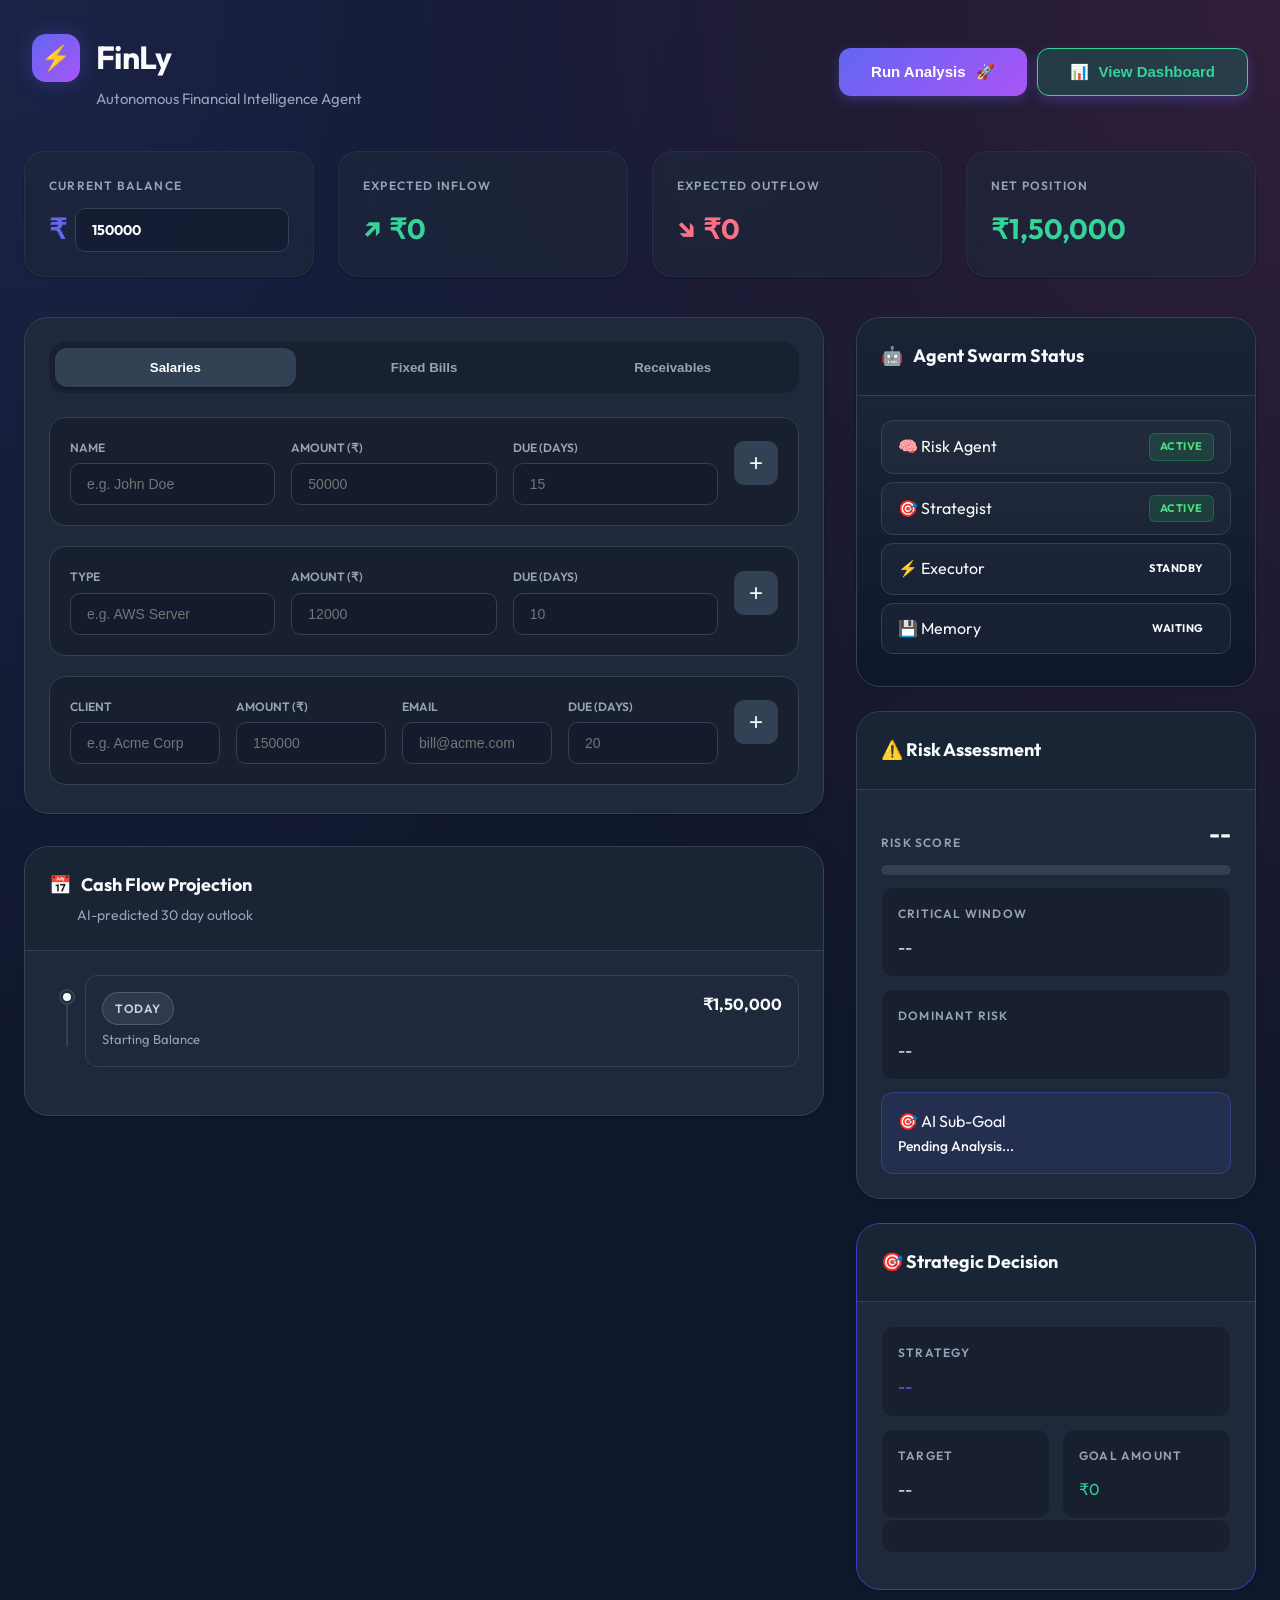
<file: frontend/index.html>
<!DOCTYPE html>
<html lang="en">

<head>
    <meta charset="UTF-8">
    <meta name="viewport" content="width=device-width, initial-scale=1.0">
    <title>FinLy • Autonomous Finance</title>
    <link rel="preconnect" href="https://fonts.googleapis.com">
    <link rel="preconnect" href="https://fonts.gstatic.com" crossorigin>
    <link href="https://fonts.googleapis.com/css2?family=Outfit:wght@300;400;500;600;700&display=swap" rel="stylesheet">
    <style>
        :root {
            /* Dark Mode Palette */
            --primary: #6366f1;
            /* Indigo 500 */
            --primary-dark: #4f46e5;
            --secondary: #ec4899;
            /* Pink 500 */

            --bg-body: #0f172a;
            /* Slate 900 */
            --surface: #1e293b;
            /* Slate 800 */
            --surface-hover: #334155;
            /* Slate 700 */

            --text-main: #f8fafc;
            /* Slate 50 */
            --text-muted: #94a3b8;
            /* Slate 400 */
            --border: #334155;
            /* Slate 700 */

            --gradient-primary: linear-gradient(135deg, #6366f1 0%, #a855f7 100%);
            --gradient-glow: radial-gradient(circle at top right, rgba(99, 102, 241, 0.15), transparent 40%);

            --shadow-sm: 0 1px 2px 0 rgb(0 0 0 / 0.3);
            --shadow-md: 0 4px 6px -1px rgb(0 0 0 / 0.4);
            --shadow-lg: 0 10px 15px -3px rgb(0 0 0 / 0.4);
        }

        * {
            margin: 0;
            padding: 0;
            box-sizing: border-box;
        }

        body {
            font-family: 'Outfit', sans-serif;
            background-color: var(--bg-body);
            background-image:
                radial-gradient(at 0% 0%, rgba(99, 102, 241, 0.15) 0px, transparent 50%),
                radial-gradient(at 100% 0%, rgba(236, 72, 153, 0.15) 0px, transparent 50%);
            color: var(--text-main);
            line-height: 1.6;
            min-height: 100vh;
            padding-bottom: 40px;
        }

        .container {
            max-width: 1300px;
            margin: 0 auto;
            padding: 32px 24px;
        }

        /* --- Header --- */
        .header {
            display: flex;
            justify-content: space-between;
            align-items: center;
            margin-bottom: 40px;
            padding: 0 8px;
        }

        .logo-area h1 {
            font-size: 32px;
            font-weight: 700;
            color: var(--text-main);
            letter-spacing: -0.02em;
            display: flex;
            align-items: center;
            gap: 16px;
        }

        .logo-icon {
            width: 48px;
            height: 48px;
            background: var(--gradient-primary);
            border-radius: 14px;
            display: flex;
            align-items: center;
            justify-content: center;
            font-size: 24px;
            color: white;
            box-shadow: 0 0 20px rgba(99, 102, 241, 0.3);
            transition: transform 0.3s cubic-bezier(0.34, 1.56, 0.64, 1);
        }

        .logo-area:hover .logo-icon {
            transform: rotate(-10deg) scale(1.1);
        }

        .header p {
            font-size: 15px;
            color: var(--text-muted);
            margin-top: 4px;
            font-weight: 400;
            padding-left: 64px;
        }

        .btn-primary {
            background: var(--gradient-primary);
            color: white;
            border: none;
            padding: 14px 32px;
            border-radius: 12px;
            font-size: 15px;
            font-weight: 600;
            cursor: pointer;
            display: flex;
            align-items: center;
            gap: 10px;
            box-shadow: 0 4px 12px rgba(99, 102, 241, 0.3);
            transition: all 0.3s ease;
            position: relative;
            overflow: hidden;
        }

        .btn-primary:hover {
            transform: translateY(-2px);
            box-shadow: 0 0 25px rgba(99, 102, 241, 0.5);
        }

        /* --- Stats Grid --- */
        .stats-grid {
            display: grid;
            grid-template-columns: repeat(auto-fit, minmax(260px, 1fr));
            gap: 24px;
            margin-bottom: 40px;
        }

        .stat-card {
            background: rgba(30, 41, 59, 0.6);
            /* Semi-transparent dark slate */
            backdrop-filter: blur(12px);
            border: 1px solid rgba(255, 255, 255, 0.05);
            /* Subtle border */
            border-radius: 20px;
            padding: 24px;
            box-shadow: var(--shadow-sm);
            transition: all 0.3s ease;
            position: relative;
            overflow: hidden;
        }

        .stat-card:hover {
            transform: translateY(-4px);
            background: rgba(30, 41, 59, 0.8);
            border-color: rgba(99, 102, 241, 0.3);
            box-shadow: 0 10px 30px -10px rgba(0, 0, 0, 0.5);
        }

        .stat-label {
            font-size: 12px;
            font-weight: 600;
            text-transform: uppercase;
            letter-spacing: 0.1em;
            color: var(--text-muted);
            margin-bottom: 12px;
        }

        .stat-value {
            font-size: 28px;
            font-weight: 700;
            color: var(--text-main);
            display: flex;
            align-items: center;
            gap: 8px;
        }

        .stat-value input {
            background: transparent;
            border: none;
            font-family: inherit;
            font-size: inherit;
            font-weight: inherit;
            color: inherit;
            width: 100%;
            outline: none;
            border-bottom: 2px solid transparent;
            transition: border-color 0.2s;
        }

        .stat-value input:focus {
            border-bottom-color: var(--primary);
        }

        .text-emerald {
            color: #34d399;
        }

        .text-rose {
            color: #fb7185;
        }

        .text-blue {
            color: #60a5fa;
        }

        /* --- Layout --- */
        .main-grid {
            display: grid;
            grid-template-columns: 2fr 1fr;
            gap: 32px;
        }

        @media (max-width: 1024px) {
            .main-grid {
                grid-template-columns: 1fr;
            }
        }

        /* --- Cards --- */
        .card {
            background: var(--surface);
            border-radius: 24px;
            border: 1px solid var(--border);
            box-shadow: var(--shadow-sm);
            overflow: hidden;
            transition: transform 0.3s ease, box-shadow 0.3s ease;
        }

        .card:hover {
            box-shadow: var(--shadow-md);
            border-color: rgba(255, 255, 255, 0.1);
        }

        .card-header {
            padding: 24px;
            border-bottom: 1px solid var(--border);
            background: rgba(15, 23, 42, 0.3);
            /* Darker header */
        }

        .card-title {
            font-size: 18px;
            font-weight: 700;
            color: var(--text-main);
            display: flex;
            align-items: center;
            gap: 10px;
        }

        .card-description {
            font-size: 14px;
            color: var(--text-muted);
            margin-top: 4px;
            margin-left: 28px;
        }

        .card-content {
            padding: 24px;
        }

        /* --- Tabs & Forms --- */
        .tabs {
            margin-bottom: 32px;
        }

        .tab-list {
            display: flex;
            gap: 8px;
            background: rgba(0, 0, 0, 0.2);
            padding: 6px;
            border-radius: 16px;
            margin-bottom: 24px;
        }

        .tab-button {
            flex: 1;
            padding: 12px;
            border: none;
            background: transparent;
            border-radius: 12px;
            font-weight: 600;
            color: var(--text-muted);
            cursor: pointer;
            transition: all 0.2s ease;
        }

        .tab-button.active {
            background: var(--surface-hover);
            color: white;
            box-shadow: var(--shadow-sm);
        }

        .tab-button:hover:not(.active) {
            color: white;
        }

        .form-row {
            display: flex;
            align-items: flex-end;
            gap: 16px;
            background: rgba(0, 0, 0, 0.2);
            padding: 20px;
            border-radius: 16px;
            margin-bottom: 20px;
            border: 1px solid var(--border);
        }

        .form-group {
            flex: 1;
        }

        .btn-icon {
            flex: 0 0 44px;
            /* Fixed width for button */
            background: rgba(0, 0, 0, 0.2);
            padding: 20px;
            border-radius: 16px;
            margin-bottom: 20px;
            border: 1px solid var(--border);
        }

        .form-group label {
            display: block;
            font-size: 12px;
            font-weight: 600;
            color: var(--text-muted);
            margin-bottom: 6px;
            text-transform: uppercase;
        }

        input:not([type="checkbox"]) {
            width: 100%;
            padding: 12px 16px;
            border-radius: 10px;
            border: 1px solid var(--border);
            background: rgba(15, 23, 42, 0.5);
            /* Very dark input bg */
            color: white;
            font-size: 14px;
            transition: all 0.2s;
        }

        input:not([type="checkbox"]):focus {
            outline: none;
            border-color: var(--primary);
            background: rgba(15, 23, 42, 0.8);
            box-shadow: 0 0 0 2px rgba(99, 102, 241, 0.2);
        }

        .btn-icon {
            width: 44px;
            height: 44px;
            border-radius: 10px;
            border: none;
            background: var(--surface-hover);
            color: white;
            font-size: 24px;
            cursor: pointer;
            display: flex;
            align-items: center;
            justify-content: center;
            align-self: flex-end;
            transition: all 0.2s;
            border: 1px solid var(--border);
        }

        .btn-icon:hover {
            background: var(--primary);
            border-color: var(--primary);
        }

        /* --- List Items --- */
        .item {
            background: var(--surface);
            border: 1px solid var(--border);
            padding: 16px;
            border-radius: 12px;
            margin-bottom: 12px;
            display: flex;
            justify-content: space-between;
            align-items: center;
            transition: all 0.2s;
        }

        .item:hover {
            border-color: var(--primary);
            background: var(--surface-hover);
            transform: translateX(4px);
        }

        .badge {
            padding: 6px 12px;
            border-radius: 20px;
            font-size: 12px;
            font-weight: 600;
            text-transform: uppercase;
            letter-spacing: 0.05em;
        }

        /* Updates for Dark Mode Badges */
        .badge-amber {
            background: rgba(245, 158, 11, 0.15);
            color: #fbbf24;
            border: 1px solid rgba(245, 158, 11, 0.3);
        }

        .badge-blue {
            background: rgba(59, 130, 246, 0.15);
            color: #60a5fa;
            border: 1px solid rgba(59, 130, 246, 0.3);
        }

        .badge-emerald {
            background: rgba(16, 185, 129, 0.15);
            color: #34d399;
            border: 1px solid rgba(16, 185, 129, 0.3);
        }

        .badge-rose {
            background: rgba(244, 63, 94, 0.15);
            color: #fb7185;
            border: 1px solid rgba(244, 63, 94, 0.3);
        }

        .btn-delete {
            background: none;
            border: none;
            font-size: 18px;
            color: var(--text-muted);
            cursor: pointer;
            padding: 8px;
            margin-left: 8px;
            transition: color 0.2s;
        }

        .btn-delete:hover {
            color: #fb7185;
        }

        /* --- Timeline --- */
        .timeline {
            position: relative;
            padding-left: 36px;
        }

        .timeline::before {
            content: '';
            position: absolute;
            left: 17px;
            top: 20px;
            bottom: 20px;
            width: 2px;
            background: var(--border);
            border-radius: 2px;
        }

        .timeline-item {
            margin-bottom: 24px;
            position: relative;
        }

        .timeline-dot {
            width: 12px;
            height: 12px;
            border-radius: 50%;
            position: absolute;
            left: -24px;
            top: 16px;
            z-index: 2;
            border: 2px solid var(--surface);
            box-shadow: 0 0 0 2px var(--border);
        }

        .timeline-dot.inflow {
            background: #34d399;
            box-shadow: 0 0 0 4px rgba(16, 185, 129, 0.2);
        }

        .timeline-dot.outflow {
            background: #fb7185;
            box-shadow: 0 0 0 4px rgba(244, 63, 94, 0.2);
        }

        .timeline-dot.current {
            background: var(--text-main);
        }

        .timeline-card {
            background: var(--surface);
            border: 1px solid var(--border);
            border-radius: 12px;
            padding: 16px;
            transition: all 0.2s;
        }

        .timeline-card:hover {
            border-color: var(--primary);
            background: var(--surface-hover);
        }

        .timeline-card.critical {
            border-color: rgba(244, 63, 94, 0.5);
            background: rgba(244, 63, 94, 0.05);
            /* Very faint red bg */
        }

        /* --- Agent Panel & Results --- */
        .agent-card {
            background: linear-gradient(180deg, #1e293b 0%, #0f172a 100%);
        }

        .agent-item {
            padding: 12px 16px;
            border-radius: 12px;
            margin-bottom: 8px;
            background: rgba(255, 255, 255, 0.03);
            border: 1px solid var(--border);
            display: flex;
            justify-content: space-between;
            align-items: center;
        }

        .badge-status {
            font-size: 11px;
            font-weight: 700;
            padding: 4px 10px;
            border-radius: 6px;
            letter-spacing: 0.05em;
            text-transform: uppercase;
        }

        .badge-active {
            background: rgba(34, 197, 94, 0.15);
            color: #4ade80;
            border: 1px solid rgba(34, 197, 94, 0.3);
        }

        .badge-standby {
            background: rgba(148, 163, 184, 0.15);
            color: #cbd5e1;
            border: 1px solid rgba(148, 163, 184, 0.3);
        }

        /* Risk Card Refinement */
        .risk-card.high {
            border: 2px solid #fb7185;
            background: radial-gradient(circle at top right, rgba(244, 63, 94, 0.1), transparent);
        }

        .risk-card.medium {
            border: 2px solid #fbbf24;
            background: radial-gradient(circle at top right, rgba(245, 158, 11, 0.1), transparent);
        }

        .risk-card.low {
            border: 2px solid #34d399;
            background: radial-gradient(circle at top right, rgba(52, 211, 153, 0.1), transparent);
        }

        .progress-bar {
            height: 10px;
            background: rgba(255, 255, 255, 0.1);
            border-radius: 5px;
            margin: 12px 0;
        }

        .progress-fill {
            height: 100%;
            border-radius: 5px;
            background: linear-gradient(90deg, #34d399, #fb7185);
            box-shadow: 0 0 10px rgba(52, 211, 153, 0.4);
        }

        /* Decision & Action Cards */
        .decision-card {
            background: linear-gradient(135deg, var(--surface) 0%, #1e293b 100%);
            border: 1px solid #4338ca;
            /* Dark Indigo border */
        }

        .info-box {
            background: rgba(0, 0, 0, 0.2);
            border: 1px solid rgba(255, 255, 255, 0.05);
            padding: 16px;
            border-radius: 12px;
            margin-bottom: 12px;
        }

        .goal-box {
            background: rgba(99, 102, 241, 0.1);
            border: 1px solid rgba(99, 102, 241, 0.3);
            padding: 16px;
            border-radius: 12px;
        }

        /* Animations */
        @keyframes fadeIn {
            from {
                opacity: 0;
                transform: translateY(10px);
            }

            to {
                opacity: 1;
                transform: translateY(0);
            }
        }

        .animate-in {
            animation: fadeIn 0.4s ease forwards;
        }
    </style>
</head>

<body>
    <div class="container">
        <!-- Header -->
        <header class="header">
            <div class="logo-area">
                <h1>
                    <div class="logo-icon">⚡</div>
                    FinLy
                </h1>
                <p>Autonomous Financial Intelligence Agent</p>
            </div>
            <div style="display:flex; gap:10px;">
                <button class="btn-primary" onclick="runAnalysis()">
                    <span id="btnText">Run Analysis</span>
                    <span id="btnIcon">🚀</span>
                </button>
                <button id="btnDashboard" class="btn-primary" onclick="checkDashboard()"
                    style="background: rgba(16, 185, 129, 0.2); border: 1px solid #34d399; color: #34d399;">
                    <span>📊</span> View Dashboard
                </button>
            </div>
        </header>

        <!-- Stats -->
        <div class="stats-grid">
            <div class="stat-card">
                <div class="stat-content">
                    <div class="stat-label">Current Balance</div>
                    <div class="stat-value">
                        <span style="color: var(--primary);">₹</span>
                        <input type="number" id="cashBalance" value="150000" onchange="updateStats()">
                    </div>
                </div>
            </div>
            <div class="stat-card">
                <div class="stat-content">
                    <div class="stat-label">Expected Inflow</div>
                    <div class="stat-value text-emerald">
                        <span>↗</span>
                        <span id="totalInflow">₹2,00,000</span>
                    </div>
                </div>
            </div>
            <div class="stat-card">
                <div class="stat-content">
                    <div class="stat-label">Expected Outflow</div>
                    <div class="stat-value text-rose">
                        <span>↘</span>
                        <span id="totalOutflow">₹1,50,000</span>
                    </div>
                </div>
            </div>
            <div class="stat-card">
                <div class="stat-content">
                    <div class="stat-label">Net Position</div>
                    <div class="stat-value" id="netPosition">
                        <span id="netPositionValue">₹2,00,000</span>
                    </div>
                </div>
            </div>
        </div>

        <!-- Main Content -->
        <div class="main-grid">
            <!-- Left Column: Inputs & Data -->
            <div>
                <!-- Tabs -->
                <div class="card tabs">
                    <div class="card-content" style="padding-bottom: 8px;">
                        <div class="tab-list">
                            <button class="tab-button active" onclick="switchTab('salaries')">Salaries</button>
                            <button class="tab-button" onclick="switchTab('bills')">Fixed Bills</button>
                            <button class="tab-button" onclick="switchTab('receivables')">Receivables</button>
                        </div>

                        <!-- Salaries Tab -->
                        <div id="tab-salaries" class="tab-content active animate-in">
                            <div class="form-row">
                                <div class="form-group">
                                    <label>Name</label>
                                    <input type="text" id="salaryName" placeholder="e.g. John Doe">
                                </div>
                                <div class="form-group">
                                    <label>Amount (₹)</label>
                                    <input type="number" id="salaryAmount" placeholder="50000">
                                </div>
                                <div class="form-group">
                                    <label>Due (Days)</label>
                                    <input type="number" id="salaryDays" placeholder="15">
                                </div>
                                <button class="btn-icon" onclick="addSalary()">+</button>
                            </div>
                            <div class="item-list" id="salaryList"></div>
                        </div>

                        <!-- Bills Tab -->
                        <div id="tab-bills" class="tab-content animate-in">
                            <div class="form-row">
                                <div class="form-group">
                                    <label>Type</label>
                                    <input type="text" id="billType" placeholder="e.g. AWS Server">
                                </div>
                                <div class="form-group">
                                    <label>Amount (₹)</label>
                                    <input type="number" id="billAmount" placeholder="12000">
                                </div>
                                <div class="form-group">
                                    <label>Due (Days)</label>
                                    <input type="number" id="billDays" placeholder="10">
                                </div>
                                <button class="btn-icon" onclick="addBill()">+</button>
                            </div>
                            <div class="item-list" id="billList"></div>
                        </div>

                        <!-- Receivables Tab -->
                        <div id="tab-receivables" class="tab-content animate-in">
                            <div class="form-row">
                                <div class="form-group">
                                    <label>Client</label>
                                    <input type="text" id="receivableClient" placeholder="e.g. Acme Corp">
                                </div>
                                <div class="form-group">
                                    <label>Amount (₹)</label>
                                    <input type="number" id="receivableAmount" placeholder="150000">
                                </div>
                                <div class="form-group">
                                    <label>Email</label>
                                    <input type="email" id="receivableEmail" placeholder="bill@acme.com">
                                </div>
                                <div class="form-group">
                                    <label>Due (Days)</label>
                                    <input type="number" id="receivableDays" placeholder="20">
                                </div>
                                <button class="btn-icon" onclick="addReceivable()">+</button>
                            </div>
                            <div class="item-list" id="receivableList"></div>
                        </div>
                    </div>
                </div>

                <!-- Timeline -->
                <div class="card">
                    <div class="card-header">
                        <div class="card-title">
                            <span>📅</span> Cash Flow Projection
                        </div>
                        <div class="card-description">AI-predicted 30 day outlook</div>
                    </div>
                    <div class="card-content">
                        <div class="timeline" id="timeline"></div>
                    </div>
                </div>
            </div>

            <!-- Right Column: Agent Results -->
            <div>
                <!-- Status Panel -->
                <div class="card agent-card" style="margin-bottom: 24px;">
                    <div class="card-header">
                        <div class="card-title">
                            <span>🤖</span> Agent Swarm Status
                        </div>
                    </div>
                    <div class="card-content">
                        <div class="agent-item">
                            <div class="agent-info">🧠 Risk Agent</div>
                            <span class="badge-status badge-active">Active</span>
                        </div>
                        <div class="agent-item">
                            <div class="agent-info">🎯 Strategist</div>
                            <span class="badge-status badge-active">Active</span>
                        </div>
                        <div class="agent-item">
                            <div class="agent-info">⚡ Executor</div>
                            <span class="badge-status" id="actionStatus">Standby</span>
                        </div>
                        <div class="agent-item">
                            <div class="agent-info">💾 Memory</div>
                            <span class="badge-status" id="memoryStatus">Waiting</span>
                        </div>
                    </div>
                </div>

                <!-- Risk Card -->
                <div class="card risk-card" id="riskCard" style="margin-bottom: 24px;">
                    <div class="card-header">
                        <div class="card-title">⚠️ Risk Assessment</div>
                    </div>
                    <div class="card-content">
                        <div style="display:flex; justify-content:space-between; align-items:flex-end;">
                            <span class="stat-label" style="margin:0;">Risk Score</span>
                            <span id="riskScore" style="font-size: 24px; font-weight:700;">--</span>
                        </div>
                        <div class="progress-bar">
                            <div class="progress-fill" id="riskProgress" style="width: 0%"></div>
                        </div>

                        <div class="info-box">
                            <div class="stat-label">Critical Window</div>
                            <div class="info-value" id="criticalWindow">--</div>
                        </div>

                        <div class="info-box">
                            <div class="stat-label">Dominant Risk</div>
                            <div class="info-value" id="dominantRisk">--</div>
                        </div>

                        <div class="goal-box">
                            <div class="goal-label">🎯 AI Sub-Goal</div>
                            <div style="font-size: 14px; font-weight: 500; color: var(--text-main)" id="subGoal">Pending
                                Analysis...</div>
                        </div>
                    </div>
                </div>

                <!-- Decision Card -->
                <div class="card decision-card" id="decisionCard" style="margin-bottom: 24px;">
                    <div class="card-header">
                        <div class="card-title">🎯 Strategic Decision</div>
                    </div>
                    <div class="card-content">
                        <div class="info-box">
                            <div class="stat-label">Strategy</div>
                            <div class="info-value" id="strategy" style="color: var(--primary);">--</div>
                        </div>
                        <div style="display:grid; grid-template-columns: 1fr 1fr; gap: 12px;">
                            <div class="info-box" style="margin-bottom:0;">
                                <div class="stat-label">Target</div>
                                <div class="info-value" id="target">--</div>
                            </div>
                            <div class="info-box" style="margin-bottom:0;">
                                <div class="stat-label">Goal Amount</div>
                                <div class="info-value text-emerald" id="amountGoal">₹0</div>
                            </div>
                        </div>
                        <div class="info-box" </div>
                        </div>
                    </div>

                    <!-- Logic Script (Identical to previous functionality) -->
                    <script>
                        // Initial Data
                        let financeData = {
                            cash_balance: 0,
                            salaries: [],
                            fixed_bills: [],
                            receivables: [],
                            preferences: { dont_delay_salaries: true, avoid_vendor_damage: true }
                        };

                        const formatCurrency = (amt) => '₹' + amt.toLocaleString('en-IN');

                        function switchTab(tabName) {
                            document.querySelectorAll('.tab-button').forEach(b => b.classList.remove('active'));
                            document.querySelectorAll('.tab-content').forEach(c => c.style.display = 'none');

                            event.target.classList.add('active');
                            const target = document.getElementById('tab-' + tabName);
                            target.style.display = 'block';
                            target.classList.add('animate-in');
                        }

                        // List Rendering & Stats Updates
                        function renderAll() {
                            renderList('salaryList', financeData.salaries, 'employee', 'salaries');
                            renderList('billList', financeData.fixed_bills, 'type', 'fixed_bills');
                            renderList('receivableList', financeData.receivables, 'client', 'receivables');
                            updateStats();
                            updateTimeline();
                        }

                        function renderList(elId, list, key, type) {
                            const el = document.getElementById(elId);
                            el.innerHTML = list.map((item, i) => `
                <div class="item">
                    <div>
                        <div style="font-weight: 600; color: var(--text-main);">${item[key]}</div>
                        <div style="font-size: 13px; color: var(--text-muted);">
                            ${item.email ? `<span style="color:var(--primary);">${item.email}</span> • ` : ''}
                            ${formatCurrency(item.amount)} • Due in ${item.due_in_days} days
                        </div>
                    </div>
                    <div style="display:flex; align-items:center;">
                        <span class="badge ${type === 'receivables' ? 'badge-emerald' : 'badge-amber'}">Day ${item.due_in_days}</span>
                        <button class="btn-delete" onclick="removeItem('${type}', ${i})">×</button>
                    </div>
                </div>
            `).join('');
                        }

                        function updateStats() {
                            financeData.cash_balance = parseInt(document.getElementById('cashBalance').value) || 0;
                            const inflow = financeData.receivables.reduce((s, i) => s + i.amount, 0);
                            const outflow = financeData.salaries.reduce((s, i) => s + i.amount, 0) +
                                financeData.fixed_bills.reduce((s, i) => s + i.amount, 0);
                            const net = financeData.cash_balance + inflow - outflow;

                            document.getElementById('totalInflow').textContent = formatCurrency(inflow);
                            document.getElementById('totalOutflow').textContent = formatCurrency(outflow);
                            const netEl = document.getElementById('netPositionValue');
                            netEl.textContent = formatCurrency(net);
                            netEl.className = net >= 0 ? 'text-emerald' : 'text-rose';
                        }

                        function updateTimeline() {
                            const events = [
                                ...financeData.salaries.map(x => ({ ...x, type: 'outflow', desc: x.employee })),
                                ...financeData.fixed_bills.map(x => ({ ...x, type: 'outflow', desc: x.type })),
                                ...financeData.receivables.map(x => ({ ...x, type: 'inflow', desc: x.client }))
                            ].sort((a, b) => a.due_in_days - b.due_in_days);

                            let bal = financeData.cash_balance;
                            let html = `
                <div class="timeline-item">
                    <div class="timeline-dot current"></div>
                    <div class="timeline-card">
                        <div style="display:flex; justify-content:space-between; margin-bottom: 4px;">
                            <span class="badge badge-standby">Today</span>
                            <span style="font-weight: 700;">${formatCurrency(bal)}</span>
                        </div>
                        <div style="font-size: 13px; color: var(--text-muted);">Starting Balance</div>
                    </div>
                </div>`;

                            events.forEach(ev => {
                                bal += (ev.type === 'inflow' ? ev.amount : -ev.amount);
                                const critical = bal < 0;
                                html += `
                <div class="timeline-item">
                    <div class="timeline-dot ${ev.type}"></div>
                    <div class="timeline-card ${critical ? 'critical' : ''}">
                        <div style="display:flex; justify-content:space-between; margin-bottom: 4px;">
                            <span class="badge ${ev.type === 'inflow' ? 'badge-emerald' : 'badge-amber'}">Day ${ev.due_in_days}</span>
                            <span class="${ev.type === 'inflow' ? 'text-emerald' : 'text-rose'}" style="font-weight:600;">
                                ${ev.type === 'inflow' ? '+' : '-'}${formatCurrency(ev.amount)}
                            </span>
                        </div>
                        <div style="font-weight: 600; font-size: 14px; margin-bottom: 2px;">${ev.desc}</div>
                        <div style="display:flex; justify-content:space-between; font-size: 13px;">
                            <span style="color: var(--text-muted);">Projected Balance</span>
                            <span style="font-weight: 700; ${bal < 0 ? 'color: var(--secondary);' : ''}">${formatCurrency(bal)}</span>
                        </div>
                        ${critical ? '<div style="margin-top:8px; color: #fb7185; font-size: 12px; font-weight: 700;">⚠ CRITICAL: Negative Balance</div>' : ''}
                    </div>
                </div>`;
                            });
                            document.getElementById('timeline').innerHTML = html;
                        }

                        // Actions
                        function addSalary() {
                            const name = document.getElementById('salaryName').value;
                            const amt = parseInt(document.getElementById('salaryAmount').value);
                            const days = parseInt(document.getElementById('salaryDays').value);
                            if (name && amt && days) { financeData.salaries.push({ employee: name, amount: amt, due_in_days: days }); clearInputs(['salaryName', 'salaryAmount', 'salaryDays']); renderAll(); }
                        }
                        function addBill() {
                            const type = document.getElementById('billType').value;
                            const amt = parseInt(document.getElementById('billAmount').value);
                            const days = parseInt(document.getElementById('billDays').value);
                            if (type && amt && days) { financeData.fixed_bills.push({ type, amount: amt, due_in_days: days }); clearInputs(['billType', 'billAmount', 'billDays']); renderAll(); }
                        }
                        function addReceivable() {
                            const client = document.getElementById('receivableClient').value;
                            const amt = parseInt(document.getElementById('receivableAmount').value);
                            const days = parseInt(document.getElementById('receivableDays').value);
                            const email = document.getElementById('receivableEmail').value;
                            if (client && amt && days && email) {
                                financeData.receivables.push({ client, amount: amt, due_in_days: days, email });
                                clearInputs(['receivableClient', 'receivableAmount', 'receivableDays', 'receivableEmail']);
                                renderAll();
                            } else {
                                alert("Please fill all fields including Email");
                            }
                        }
                        function removeItem(type, idx) { financeData[type].splice(idx, 1); renderAll(); }
                        function clearInputs(ids) { ids.forEach(id => document.getElementById(id).value = ''); }


                        // API Call
                        async function runAnalysis() {
                            // 0. Force Sync Cash Balance (Crucial Fix)
                            financeData.cash_balance = parseInt(document.getElementById('cashBalance').value) || 0;

                            // 1. Check for unsaved inputs (User typed but didn't click +)
                            if (document.getElementById('salaryName').value && document.getElementById('salaryAmount').value) addSalary();
                            if (document.getElementById('billType').value && document.getElementById('billAmount').value) addBill();
                            if (document.getElementById('receivableClient').value && document.getElementById('receivableAmount').value) addReceivable();

                            // 2. Validate Data
                            const hasData = financeData.receivables.length > 0 || financeData.salaries.length > 0 || financeData.fixed_bills.length > 0;
                            if (!hasData) {
                                if (!confirm("⚠️ No financial data entered (Salaries, Bills, Receivables). Run analysis on empty data?")) return;
                            }

                            const btn = document.querySelector('.btn-primary');
                            const originalHTML = btn.innerHTML;

                            try {
                                btn.disabled = true;
                                btn.innerHTML = `<span class="animate-spin">🔄</span> Processing...`;

                                const res = await fetch('http://localhost:8000/run-analysis', {
                                    method: 'POST',
                                    headers: { 'Content-Type': 'application/json' },
                                    body: JSON.stringify(financeData)
                                });
                                if (!res.ok) throw new Error("API Error");
                                const data = await res.json();

                                // SAVE & SHOW BUTTON
                                localStorage.setItem('last_analysis', JSON.stringify(data));

                                // Visual feedback
                                const dbBtn = document.getElementById('btnDashboard');
                                dbBtn.classList.add('animate-in');

                                // Optional: visual feedback on Run button
                                btn.innerHTML = `<span>✅</span> Complete`;
                                setTimeout(() => { btn.innerHTML = originalHTML; }, 2000);

                            } catch (e) {
                                alert("Connection Error: Is the backend running?");
                                console.error(e);
                            } finally {
                                btn.disabled = false;
                                btn.innerHTML = originalHTML;
                            }
                        }

                        function checkDashboard() {
                            const data = localStorage.getItem('last_analysis');
                            if (data) {
                                window.location.href = '/dashboard.html';
                            } else {
                                alert("⚠️ Please run an analysis first to generate data!");
                            }
                        }

                        // Init
                        renderAll();
                    </script>
</body>

</html>
</file>
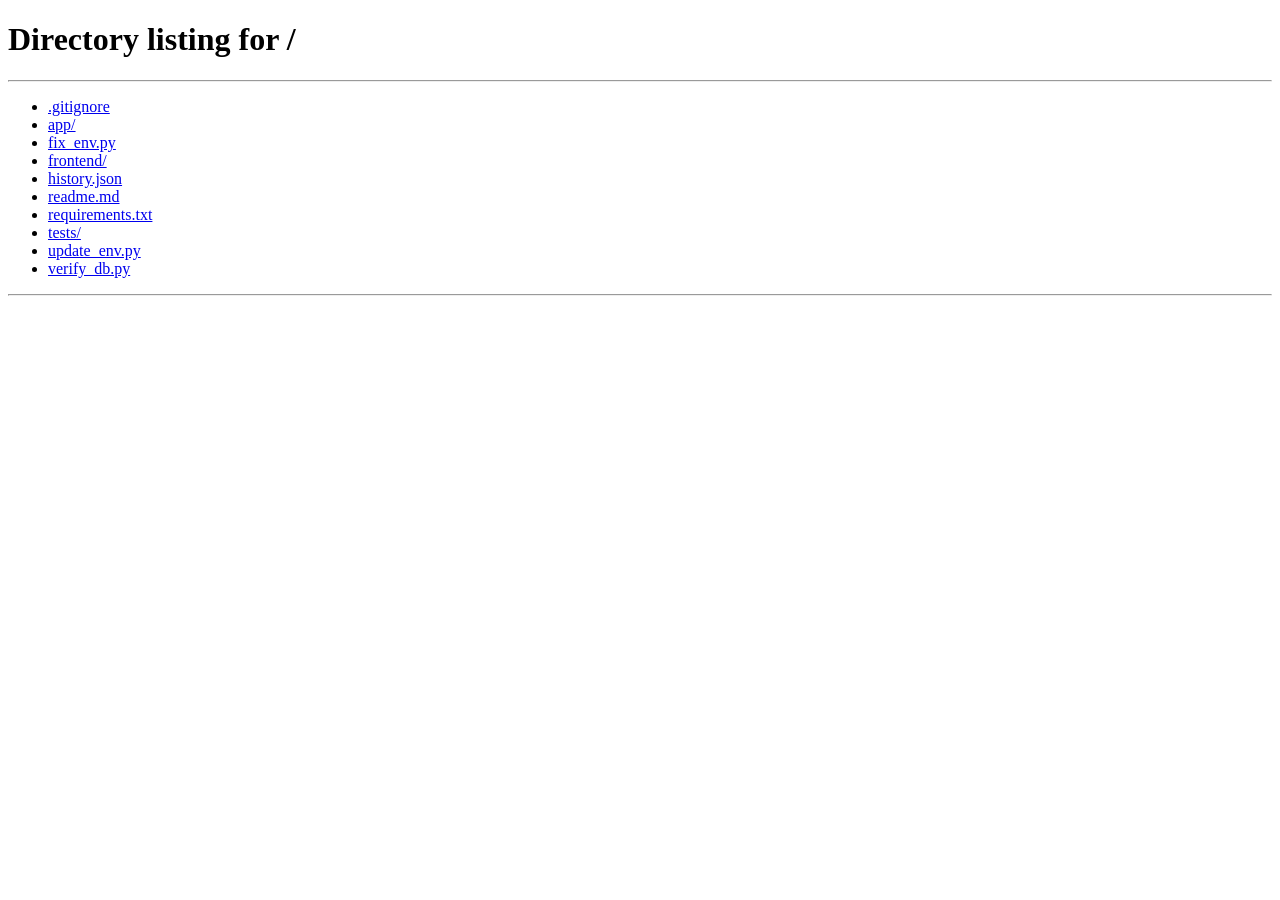
<file: frontend/dashboard.html>
<!DOCTYPE html>
<html lang="en">

<head>
    <meta charset="UTF-8">
    <meta name="viewport" content="width=device-width, initial-scale=1.0">
    <title>FinLy - Agent Dashboard</title>
    <link rel="preconnect" href="https://fonts.googleapis.com">
    <link rel="preconnect" href="https://fonts.gstatic.com" crossorigin>
    <link href="https://fonts.googleapis.com/css2?family=Outfit:wght@300;400;500;600;700&display=swap" rel="stylesheet">
    <style>
        :root {
            --bg-dark: #0F172A;
            --surface-dark: #1E293B;
            --primary: #818CF8;
            --secondary: #FB7185;
            --success: #34D399;
            --text-main: #F8FAFC;
            --text-muted: #94A3B8;
            --border: rgba(255, 255, 255, 0.1);
        }

        body {
            font-family: 'Outfit', sans-serif;
            background-color: var(--bg-dark);
            color: var(--text-main);
            margin: 0;
            padding: 40px;
            min-height: 100vh;
        }

        .container {
            max-width: 1000px;
            margin: 0 auto;
        }

        header {
            display: flex;
            justify-content: space-between;
            align-items: center;
            margin-bottom: 40px;
        }

        h1 {
            font-size: 28px;
            margin: 0;
            background: linear-gradient(135deg, var(--primary), var(--secondary));
            background-clip: text;
            -webkit-background-clip: text;
            -webkit-text-fill-color: transparent;
        }

        .btn-back {
            background: rgba(255, 255, 255, 0.05);
            color: var(--text-main);
            border: 1px solid var(--border);
            padding: 10px 20px;
            border-radius: 12px;
            cursor: pointer;
            text-decoration: none;
            transition: all 0.2s;
            display: flex;
            align-items: center;
            gap: 8px;
        }

        .btn-back:hover {
            background: rgba(255, 255, 255, 0.1);
        }

        .dashboard-grid {
            display: grid;
            grid-template-columns: repeat(auto-fit, minmax(300px, 1fr));
            gap: 24px;
        }

        .card {
            background: rgba(30, 41, 59, 0.7);
            backdrop-filter: blur(12px);
            border: 1px solid var(--border);
            border-radius: 24px;
            padding: 24px;
        }

        .card-header {
            display: flex;
            justify-content: space-between;
            align-items: center;
            margin-bottom: 20px;
            padding-bottom: 16px;
            border-bottom: 1px solid var(--border);
        }

        .card-title {
            font-size: 18px;
            font-weight: 600;
            color: var(--text-main);
            display: flex;
            align-items: center;
            gap: 8px;
        }

        /* Stats in cards */
        .stat-label {
            font-size: 13px;
            color: var(--text-muted);
            text-transform: uppercase;
            letter-spacing: 0.5px;
            margin-bottom: 4px;
        }

        .stat-value {
            font-size: 18px;
            font-weight: 500;
            color: var(--text-main);
            margin-bottom: 16px;
        }

        .risk-bar-container {
            background: rgba(255, 255, 255, 0.1);
            height: 8px;
            border-radius: 4px;
            margin: 16px 0;
            overflow: hidden;
        }

        .risk-bar {
            height: 100%;
            border-radius: 4px;
            transition: width 1s ease;
        }

        .badge {
            padding: 4px 10px;
            border-radius: 20px;
            font-size: 12px;
            font-weight: 600;
        }

        .badge-alert {
            background: rgba(251, 113, 133, 0.2);
            color: #FB7185;
        }

        .badge-success {
            background: rgba(52, 211, 153, 0.2);
            color: #34D399;
        }

        .email-preview {
            background: rgba(0, 0, 0, 0.3);
            padding: 16px;
            border-radius: 12px;
            font-family: monospace;
            font-size: 13px;
            color: var(--text-muted);
            white-space: pre-wrap;
            border-left: 3px solid var(--primary);
        }
    </style>
</head>

<body>

    <div class="container">
        <header>
            <a href="/" class="btn-back">← Back to Inputs</a>
            <h1>Agent Dashboard</h1>
        </header>

        <div class="dashboard-grid">
            <!-- Risk Agent -->
            <div class="card">
                <div class="card-header">
                    <div class="card-title">🛡️ Risk Analysis Agent</div>
                    <span id="riskBadge" class="badge">Checking...</span>
                </div>

                <div class="stat-label">Risk Score</div>
                <div class="risk-bar-container">
                    <div id="riskBar" class="risk-bar" style="width: 0%; background: var(--success);"></div>
                </div>
                <div style="display:flex; justify-content:space-between; margin-bottom:20px;">
                    <span id="riskScoreVal" style="font-weight:700;">0/100</span>
                    <span id="criticalWindow" style="color:var(--secondary);">Stable</span>
                </div>

                <div class="stat-label">Dominant Risk</div>
                <div id="dominantRisk" class="stat-value">None</div>

                <div class="stat-label">Required Sub-Goal</div>
                <div id="subGoal" class="stat-value" style="color:var(--primary);">None</div>
            </div>

            <!-- Decision Agent -->
            <div class="card">
                <div class="card-header">
                    <div class="card-title">⚖️ Decision Agent</div>
                </div>

                <div class="stat-label">Selected Strategy</div>
                <div id="strategy" class="stat-value">Evaluating...</div>

                <div class="stat-label">Rationale</div>
                <div id="rationale" style="font-size:14px; color:var(--text-muted); line-height:1.6;">
                    Pending logic...
                </div>

                <div style="margin-top:20px;">
                    <div class="stat-label">Financial Target</div>
                    <div id="targetAmount" class="stat-value">₹0</div>
                </div>
            </div>

            <!-- Action Agent -->
            <div class="card">
                <div class="card-header">
                    <div class="card-title">⚡ Action Agent</div>
                    <span id="actionStatus" class="badge badge-success">Executed</span>
                </div>

                <div class="stat-label">Action Taken</div>
                <div id="actionTaken" class="stat-value">No Action</div>

                <div class="stat-label">Recipient Details</div>
                <div id="recipientDetails" style="margin-bottom:16px; font-size:14px;">
                    -
                </div>

                <div class="stat-label">Email Draft</div>
                <div id="emailPreview" class="email-preview">
                    (No email generated)
                </div>
            </div>
        </div>
    </div>

    <script>
        const formatCurrency = (val) => new Intl.NumberFormat('en-IN', { style: 'currency', currency: 'INR', maximumFractionDigits: 0 }).format(val);

        function loadDashboard() {
            const dataStr = localStorage.getItem('last_analysis');
            if (!dataStr) {
                alert("No analysis data found. Please run analysis from the home page.");
                window.location.href = "/";
                return;
            }

            const data = JSON.parse(dataStr);
            console.log("Loading Dashboard Data:", data);

            // 1. Risk
            const risk = data.risk_analysis;
            if (risk) {
                const score = risk.risk_score || 0;
                document.getElementById('riskScoreVal').textContent = score + '/100';
                document.getElementById('riskBar').style.width = score + '%';
                document.getElementById('riskBar').style.background = score > 70 ? '#FB7185' : (score > 40 ? '#FBBF24' : '#34D399');
                document.getElementById('riskBadge').textContent = score > 70 ? 'CRITICAL' : 'STABLE';
                document.getElementById('riskBadge').className = `badge ${score > 70 ? 'badge-alert' : 'badge-success'}`;

                document.getElementById('criticalWindow').textContent = risk.critical_window || 'N/A';
                document.getElementById('dominantRisk').textContent = risk.dominant_risk || 'None';

                const sg = risk.sub_goal || {};
                document.getElementById('subGoal').textContent = sg.intent ? `${sg.intent} (Due: ${sg.deadline_days} days)` : 'No immediate goal';
            }

            // 2. Decision
            const dec = data.decision;
            if (dec) {
                document.getElementById('strategy').textContent = dec.strategy || 'No Strategy';
                document.getElementById('rationale').textContent = dec.rationale || 'No reasoning provided.';
                document.getElementById('targetAmount').textContent = formatCurrency(dec.amount_goal || 0);
            }

            // 3. Action
            // 3. Action
            const act = data.action_log;
            if (act) {
                document.getElementById('actionTaken').textContent = act.action_taken || 'No Action';

                if (act.targets_processed && act.targets_processed.length > 0) {
                    // MULTI-TARGET MODE
                    const detailsHtml = act.targets_processed.map(t => `
                        <div style="background:rgba(255,255,255,0.05); padding:8px; margin-bottom:8px; border-radius:8px;">
                            <div><strong>Target:</strong> ${t.target}</div>
                            <div style="color:var(--primary); font-size:13px;"><strong>📧 To:</strong> ${t.email}</div>
                            <div style="font-size:12px; margin-top:2px; color:var(--success);">Result: ${t.result.status}</div>
                        </div>
                    `).join('');

                    document.getElementById('recipientDetails').innerHTML = detailsHtml +
                        `<div style="font-size:12px; margin-top:4px;">Tone: ${act.tone_used}</div>`;

                    document.getElementById('emailPreview').textContent = "Multiple emails selected. Check individual logs above.";

                } else if (act.action_taken !== "NO_ACTION") {
                    // LEGACY / SINGLE TARGET MODE
                    document.getElementById('recipientDetails').innerHTML = `
                        <div><strong>Target:</strong> ${act.target}</div>
                        <div style="color:var(--primary);"><strong>📧 To:</strong> ${act.recipient_email}</div>
                        <div style="font-size:12px; margin-top:4px;">Tone: ${act.tone_used}</div>
                    `;
                    document.getElementById('emailPreview').textContent = act.content_draft;
                } else {
                    // NO ACTION
                    document.getElementById('recipientDetails').textContent = "Logic determined no action was necessary.";
                    document.getElementById('emailPreview').textContent = JSON.stringify(act.result, null, 2);
                }
            }
        }

        loadDashboard();
    </script>
</body>

</html>
</file>
